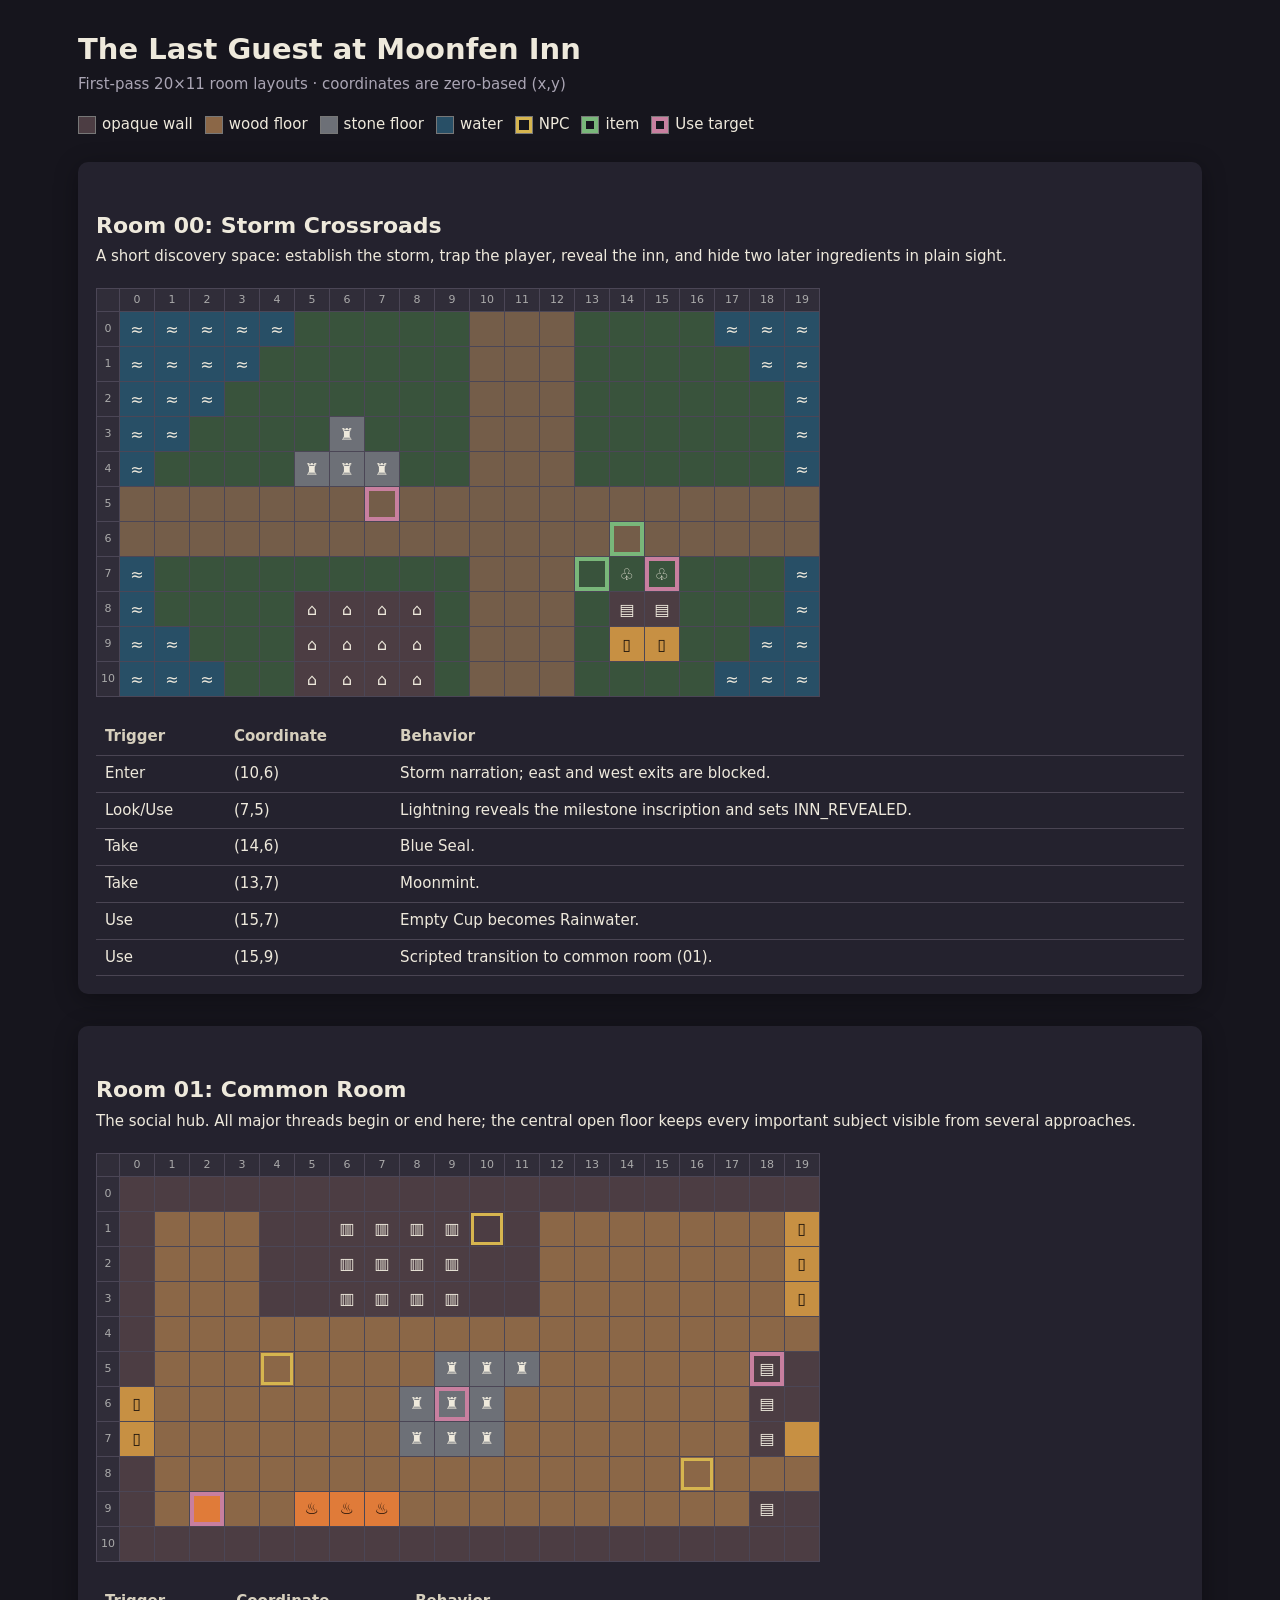
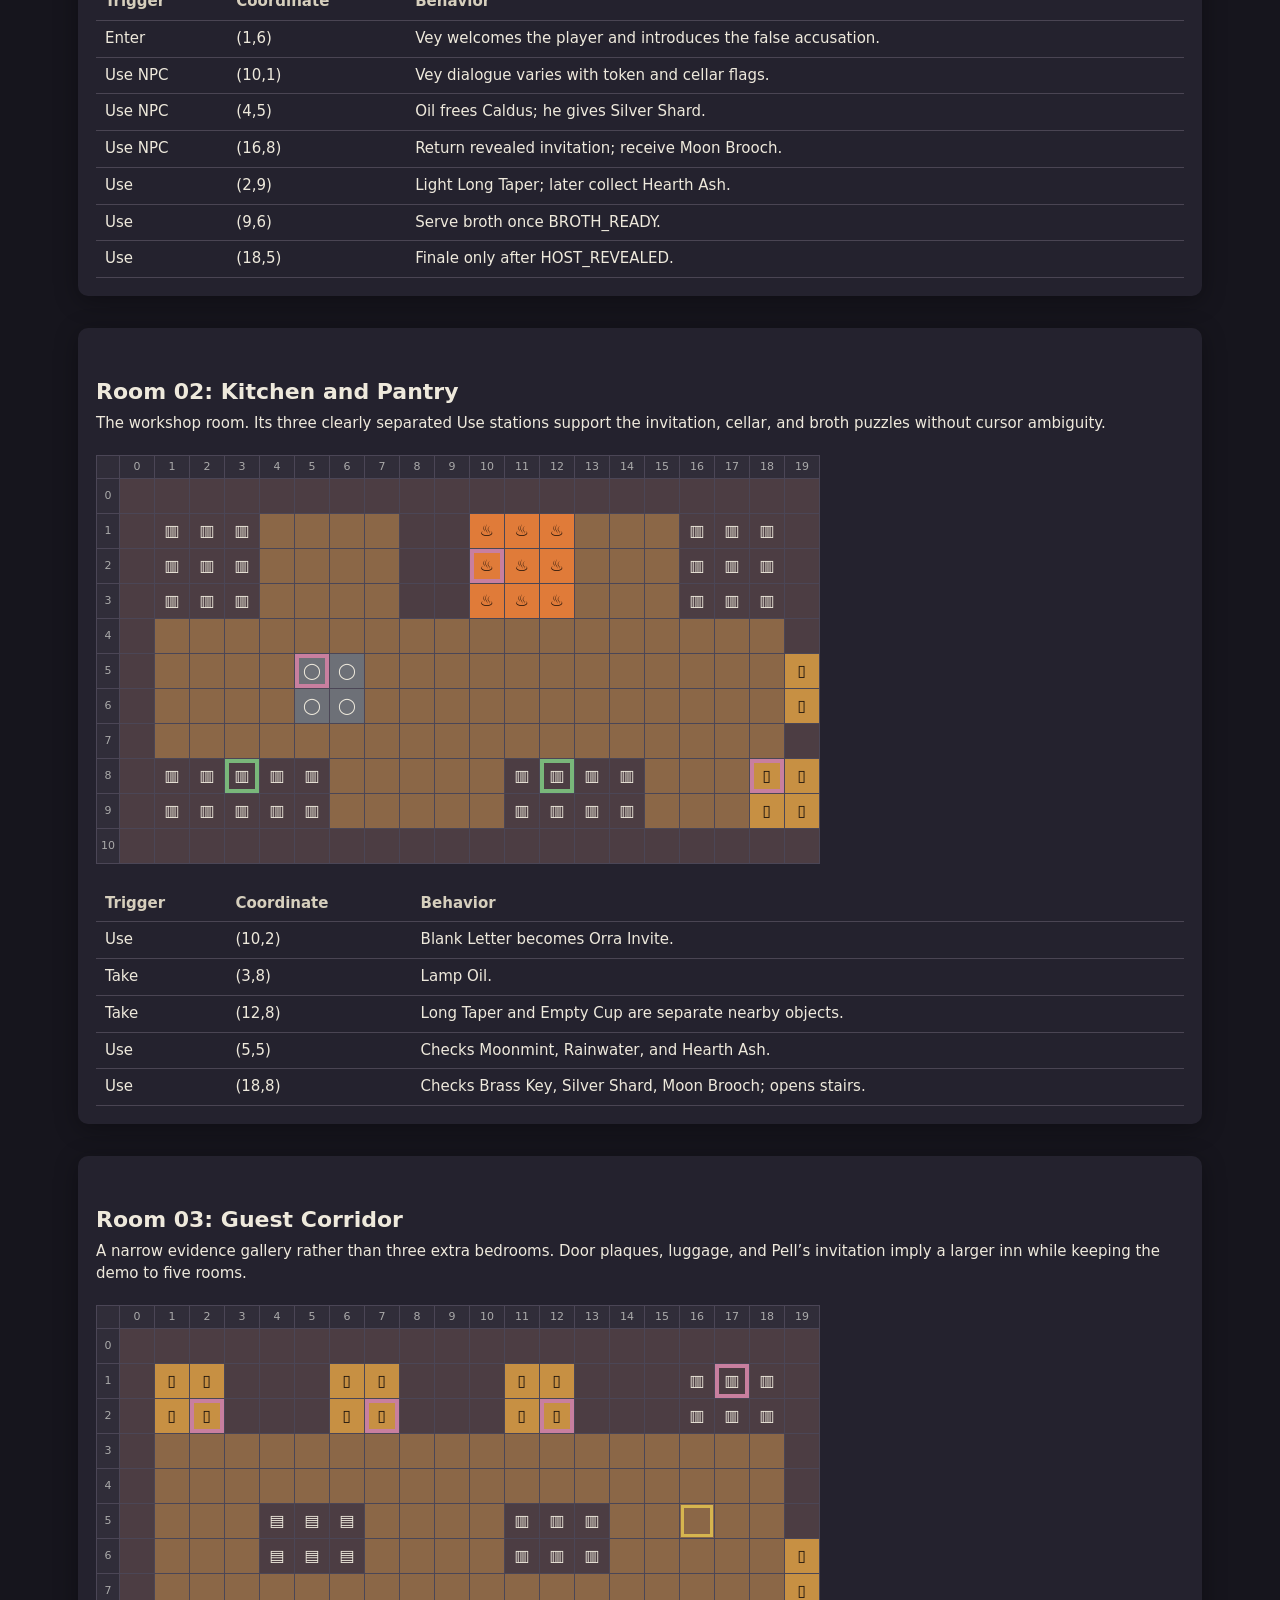
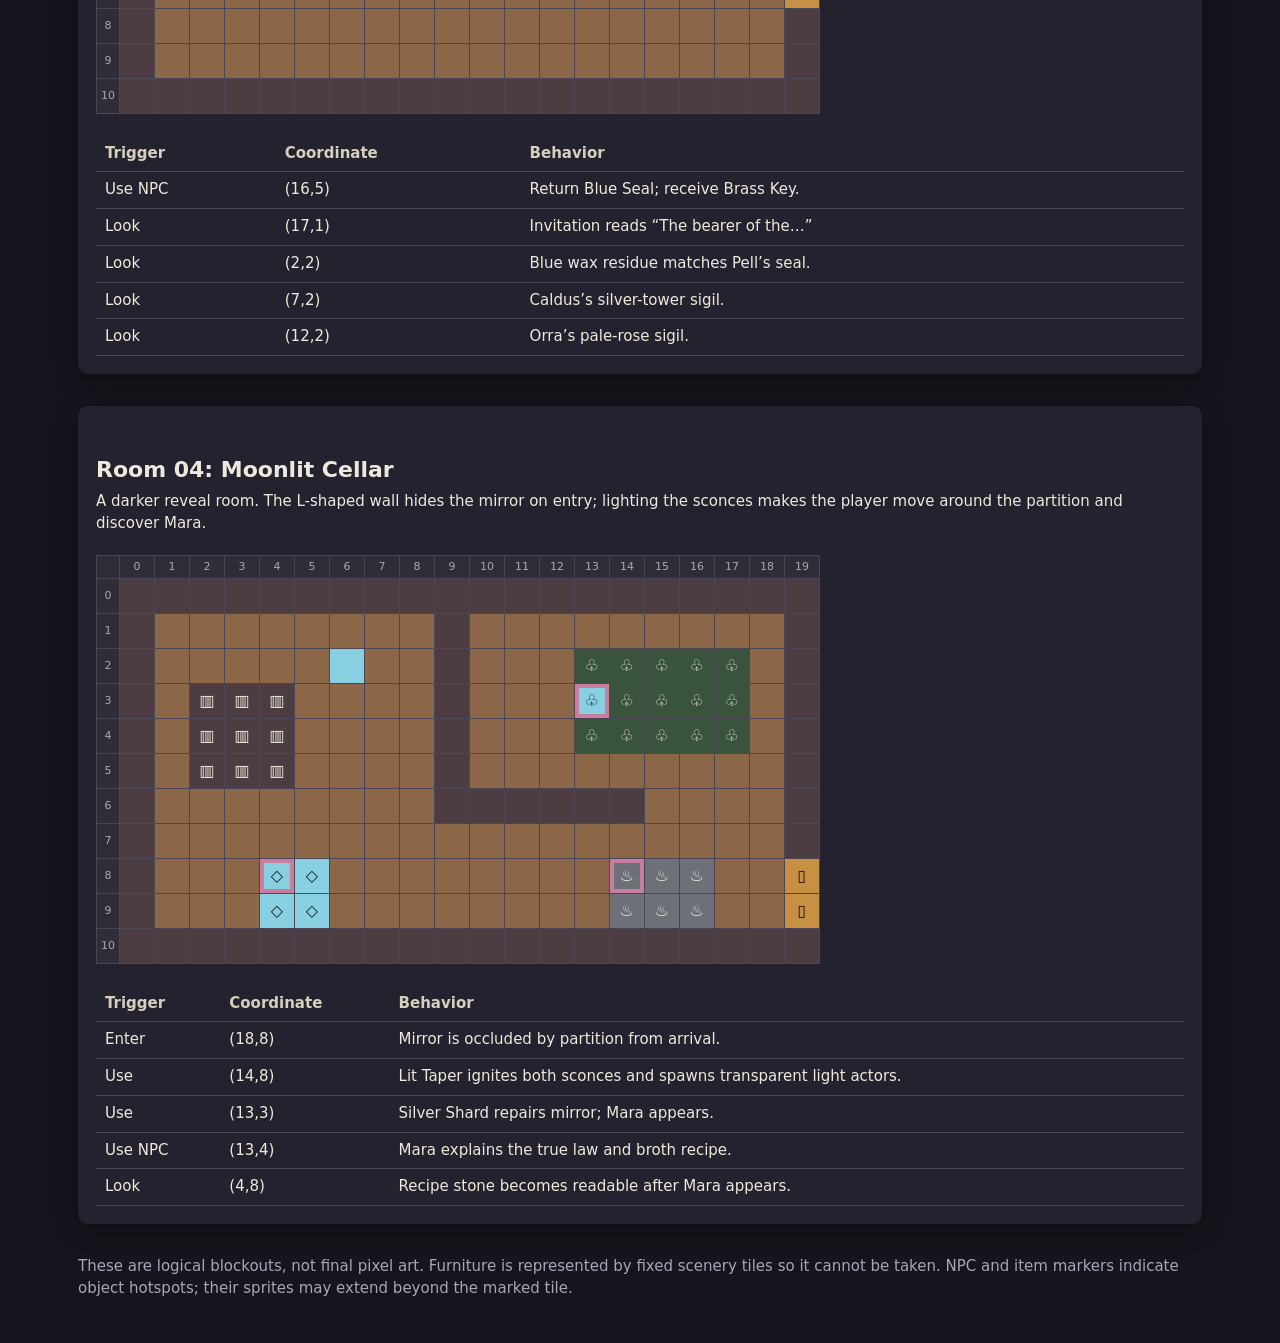
<file: moonfen_room_designs.html>
<!doctype html>
<html lang="en">
<head>
<meta charset="utf-8">
<meta name="viewport" content="width=device-width,initial-scale=1">
<title>Moonfen Inn — Room Designs</title>
<style>
:root{--bg:#16151d;--panel:#24222e;--ink:#eee9dc;--muted:#aaa5b4;--grid:#4b4656;--wall:#4c3d43;--floor:#8b6747;--stone:#6d7077;--road:#745d49;--water:#284f66;--grass:#39533c;--door:#c79043;--fire:#e07b39;--magic:#88cfe2;--npc:#d6b54f;--item:#79b77a;--use:#c87f9f}
*{box-sizing:border-box}body{margin:0;background:var(--bg);color:var(--ink);font:15px/1.45 system-ui,sans-serif}main{max-width:1180px;margin:auto;padding:28px}h1{margin:0 0 4px;font-size:29px}h2{margin:30px 0 4px;font-size:22px}.sub,.note{color:var(--muted)}.legend{display:flex;flex-wrap:wrap;gap:12px;margin:18px 0 26px}.key{display:flex;align-items:center;gap:6px}.sw{width:18px;height:18px;border:1px solid #777}.room{background:var(--panel);padding:18px;margin:18px 0 32px;border-radius:10px;box-shadow:0 5px 24px #0005}.mapwrap{overflow:auto;padding:8px 0}.map{display:grid;grid-template-columns:22px repeat(20,34px);grid-template-rows:22px repeat(11,34px);width:max-content;gap:1px;background:var(--grid);border:1px solid var(--grid)}.cell,.axis{display:flex;align-items:center;justify-content:center;background:#302d39;font-size:11px;position:relative}.axis{color:#aaa}.cell{font-size:16px}.cell:hover:after{content:attr(data-tip);position:absolute;z-index:3;bottom:105%;left:0;white-space:nowrap;background:#09090d;color:white;padding:4px 7px;border-radius:4px;font-size:12px;pointer-events:none}.wall{background:var(--wall)}.floor{background:var(--floor)}.stone{background:var(--stone)}.road{background:var(--road)}.water{background:var(--water)}.grass{background:var(--grass)}.door{background:var(--door);color:#20160e}.fire{background:var(--fire);color:#23130a}.magic{background:var(--magic);color:#10222a}.npc{outline:3px solid var(--npc);outline-offset:-4px}.item{box-shadow:inset 0 0 0 4px var(--item)}.use{box-shadow:inset 0 0 0 4px var(--use)}table{border-collapse:collapse;width:100%;margin-top:14px}th,td{border-bottom:1px solid #4a4553;padding:7px 9px;text-align:left;vertical-align:top}th{color:#d6cfbd}.purpose{margin:5px 0 12px}.columns{display:grid;grid-template-columns:1fr 1fr;gap:18px}@media(max-width:760px){main{padding:15px}.columns{grid-template-columns:1fr}}
</style>
</head><body><main>
<h1>The Last Guest at Moonfen Inn</h1>
<div class="sub">First-pass 20×11 room layouts · coordinates are zero-based (x,y)</div>
<div class="legend"><span class="key"><i class="sw" style="background:var(--wall)"></i>opaque wall</span><span class="key"><i class="sw" style="background:var(--floor)"></i>wood floor</span><span class="key"><i class="sw" style="background:var(--stone)"></i>stone floor</span><span class="key"><i class="sw" style="background:var(--water)"></i>water</span><span class="key"><i class="sw" style="outline:3px solid var(--npc);outline-offset:-4px"></i>NPC</span><span class="key"><i class="sw" style="box-shadow:inset 0 0 0 4px var(--item)"></i>item</span><span class="key"><i class="sw" style="box-shadow:inset 0 0 0 4px var(--use)"></i>Use target</span></div>
<div id="rooms"></div>
<p class="note">These are logical blockouts, not final pixel art. Furniture is represented by fixed scenery tiles so it cannot be taken. NPC and item markers indicate object hotspots; their sprites may extend beyond the marked tile.</p>
</main><script>
const defs=[
{id:'00',name:'Storm Crossroads',purpose:'A short discovery space: establish the storm, trap the player, reveal the inn, and hide two later ingredients in plain sight.',base:'grass',rows:[
'~~~~~gggggrrrgggg~~~','~~~~ggggggrrrggggg~~','~~~gggggggrrrgggggg~','~~ggggTgggrrrgggggg~','~ggggTTTggrrrgggggg~','rrrrrrrrrrrrrrrrrrrr','rrrrrrrrrrrrrrrrrrrr','~gggggggggrrrgMMggg~','~ggggIIIIgrrrgBBggg~','~~gggIIIIgrrrgDDgg~~','~~~ggIIIIgrrrgggg~~~'],
marks:{'7,5':['use','Milestone: reveals inscription and inn'],'14,6':['item','Blue Seal in puddle'],'13,7':['item','Moonmint patch'],'15,7':['use','Rain barrel'],'15,9':['door','Inn door → room 01']},
events:[['Enter','(10,6)','Storm narration; east and west exits are blocked.'],['Look/Use','(7,5)','Lightning reveals the milestone inscription and sets INN_REVEALED.'],['Take','(14,6)','Blue Seal.'],['Take','(13,7)','Moonmint.'],['Use','(15,7)','Empty Cup becomes Rainwater.'],['Use','(15,9)','Scripted transition to common room (01).']]},
{id:'01',name:'Common Room',purpose:'The social hub. All major threads begin or end here; the central open floor keeps every important subject visible from several approaches.',base:'floor',rows:[
'WWWWWWWWWWWWWWWWWWWW','WbbbWWffffWWbbbbbbbDW','WbbbWWffffWWbbbbbbbDW','WbbbWWffffWWbbbbbbbDW','Wbbbbbbbbbbbbbbbbbbbb','WbbbbbbbbTTTbbbbbbBBW','DbbbbbbbTTTbbbbbbbBBW','DbbbbbbbTTTbbbbbbbBBW','Wbbbbbbbbbbbbbbbbbbbb','WbbbbHHHbbbbbbbbbbBBW','WWWWWWWWWWWWWWWWWWWW'],
marks:{'10,1':['npc','Master Vey behind bar'],'4,5':['npc','Sir Caldus by hearth'],'16,8':['npc','Lady Orra in dim corner'],'9,6':['use','Dining table: serve Guest’s Broth'],'2,9':['fire use','Hearth: light taper / collect ash'],'18,5':['use','Service bell'],'0,6':['door','Front door → room 00'],'19,2':['door','Guest corridor → room 03'],'19,7':['door','Kitchen → room 02']},
events:[['Enter','(1,6)','Vey welcomes the player and introduces the false accusation.'],['Use NPC','(10,1)','Vey dialogue varies with token and cellar flags.'],['Use NPC','(4,5)','Oil frees Caldus; he gives Silver Shard.'],['Use NPC','(16,8)','Return revealed invitation; receive Moon Brooch.'],['Use','(2,9)','Light Long Taper; later collect Hearth Ash.'],['Use','(9,6)','Serve broth once BROTH_READY.'],['Use','(18,5)','Finale only after HOST_REVEALED.']]},
{id:'02',name:'Kitchen and Pantry',purpose:'The workshop room. Its three clearly separated Use stations support the invitation, cellar, and broth puzzles without cursor ambiguity.',base:'stone',rows:[
'WWWWWWWWWWWWWWWWWWWW','WSSSbbbbWWKKKbbbPPPPW','WSSSbbbbWWKKKbbbPPPPW','WSSSbbbbWWKKKbbbPPPPW','WbbbbbbbbbbbbbbbbbbbW','WbbbbCCbbbbbbbbbbbbbD','WbbbbCCbbbbbbbbbbbbbD','WbbbbbbbbbbbbbbbbbbbW','WOOOOObbbbbLLLLbbbDDW','WOOOOObbbbbLLLLbbbDDW','WWWWWWWWWWWWWWWWWWWW'],
marks:{'10,2':['use','Steaming kettle: reveal Orra’s letter'],'5,5':['use','Cauldron: prepare Guest’s Broth'],'3,8':['item','Lamp Oil on shelves'],'12,8':['item','Long Taper and Empty Cup'],'18,8':['door use','Three-recess cellar ward → room 04'],'19,5':['door','Common room → room 01']},
events:[['Use','(10,2)','Blank Letter becomes Orra Invite.'],['Take','(3,8)','Lamp Oil.'],['Take','(12,8)','Long Taper and Empty Cup are separate nearby objects.'],['Use','(5,5)','Checks Moonmint, Rainwater, and Hearth Ash.'],['Use','(18,8)','Checks Brass Key, Silver Shard, Moon Brooch; opens stairs.']]},
{id:'03',name:'Guest Corridor',purpose:'A narrow evidence gallery rather than three extra bedrooms. Door plaques, luggage, and Pell’s invitation imply a larger inn while keeping the demo to five rooms.',base:'floor',rows:[
'WWWWWWWWWWWWWWWWWWWW','WDDWWWDDWWWDDWWWPPPPW','WDDWWWDDWWWDDWWWPPPPW','WbbbbbbbbbbbbbbbbbbbW','WbbbbbbbbbbbbbbbbbbbW','WbbbBBBbbbbSSSbbbbbbW','WbbbBBBbbbbSSSbbbbbbD','WbbbbbbbbbbbbbbbbbbbD','WbbbbbbbbbbbbbbbbbbbW','WbbbbbbbbbbbbbbbbbbbW','WWWWWWWWWWWWWWWWWWWW'],
marks:{'2,2':['use','Blue-seal guest door'],'7,2':['use','Silver-tower guest door'],'12,2':['use','Pale-rose guest door'],'16,5':['npc','Pell Thimble and mailbag'],'17,1':['use','Pell’s torn invitation'],'19,6':['door','Common room → room 01']},
events:[['Use NPC','(16,5)','Return Blue Seal; receive Brass Key.'],['Look','(17,1)','Invitation reads “The bearer of the…”'],['Look','(2,2)','Blue wax residue matches Pell’s seal.'],['Look','(7,2)','Caldus’s silver-tower sigil.'],['Look','(12,2)','Orra’s pale-rose sigil.']]},
{id:'04',name:'Moonlit Cellar',purpose:'A darker reveal room. The L-shaped wall hides the mirror on entry; lighting the sconces makes the player move around the partition and discover Mara.',base:'stone',rows:[
'WWWWWWWWWWWWWWWWWWWW','WbbbbbbbbWbbbbbbbbbbW','WbbbbbbbbWbbbMMMMMbbW','WbRRRbbbbWbbbMMMMMbbW','WbRRRbbbbWbbbMMMMMbbW','WbRRRbbbbWbbbbbbbbbbW','WbbbbbbbbWWWWWWbbbbW','WbbbbbbbbbbbbbbbbbbbW','WbbbUUbbbbbbbbVVVbbDW','WbbbUUbbbbbbbbVVVbbDW','WWWWWWWWWWWWWWWWWWWW'],
marks:{'13,3':['magic use','Cracked moon mirror'],'4,8':['use','Recipe stone'],'14,8':['use','Paired wall sconces'],'19,8':['door','Stairs → room 02'],'6,2':['magic','Fixed blue witchlight']},
events:[['Enter','(18,8)','Mirror is occluded by partition from arrival.'],['Use','(14,8)','Lit Taper ignites both sconces and spawns transparent light actors.'],['Use','(13,3)','Silver Shard repairs mirror; Mara appears.'],['Use NPC','(13,4)','Mara explains the true law and broth recipe.'],['Look','(4,8)','Recipe stone becomes readable after Mara appears.']]}
];
const glyph={W:'',b:'',g:'',r:'', '~':'≈',D:'▯',T:'♜',I:'⌂',M:'♧',B:'▤',f:'▥',H:'♨',S:'▥',K:'♨',P:'▥',C:'◯',O:'▥',L:'▥',R:'▥',U:'◇',V:'♨'};
const cls={W:'wall',b:'floor',g:'grass',r:'road','~':'water',D:'door',T:'stone',I:'wall',M:'grass',B:'wall',f:'wall',H:'fire',S:'wall',K:'fire',P:'wall',C:'stone',O:'wall',L:'wall',R:'wall',U:'magic',V:'stone'};
function row20(r){return r.length===21?(r[19]==='D'?r.slice(0,20):r.slice(0,19)+r[20]):r}
function build(d){const box=document.createElement('section');box.className='room';box.innerHTML=`<h2>Room ${d.id}: ${d.name}</h2><p class="purpose">${d.purpose}</p>`;const wrap=document.createElement('div');wrap.className='mapwrap';const map=document.createElement('div');map.className='map';map.appendChild(Object.assign(document.createElement('div'),{className:'axis'}));for(let x=0;x<20;x++){let a=document.createElement('div');a.className='axis';a.textContent=x;map.appendChild(a)}for(let y=0;y<11;y++){let a=document.createElement('div');a.className='axis';a.textContent=y;map.appendChild(a);const row=row20(d.rows[y]);for(let x=0;x<20;x++){const ch=row[x],k=`${x},${y}`,m=d.marks[k];let c=document.createElement('div');c.className=`cell ${cls[ch]||d.base}${m?' '+m[0]:''}`;c.textContent=glyph[ch]||'';c.dataset.tip=`(${k}) ${m?m[1]:({W:'Wall',b:'Walkable floor',g:'Grass',r:'Road','~':'Deep water'}[ch]||'Fixed scenery')}`;map.appendChild(c)}}wrap.appendChild(map);box.appendChild(wrap);let t='<table><thead><tr><th>Trigger</th><th>Coordinate</th><th>Behavior</th></tr></thead><tbody>';for(const e of d.events)t+=`<tr><td>${e[0]}</td><td>${e[1]}</td><td>${e[2]}</td></tr>`;t+='</tbody></table>';box.insertAdjacentHTML('beforeend',t);return box}for(const d of defs)document.querySelector('#rooms').appendChild(build(d));
</script></body></html>
</file>
